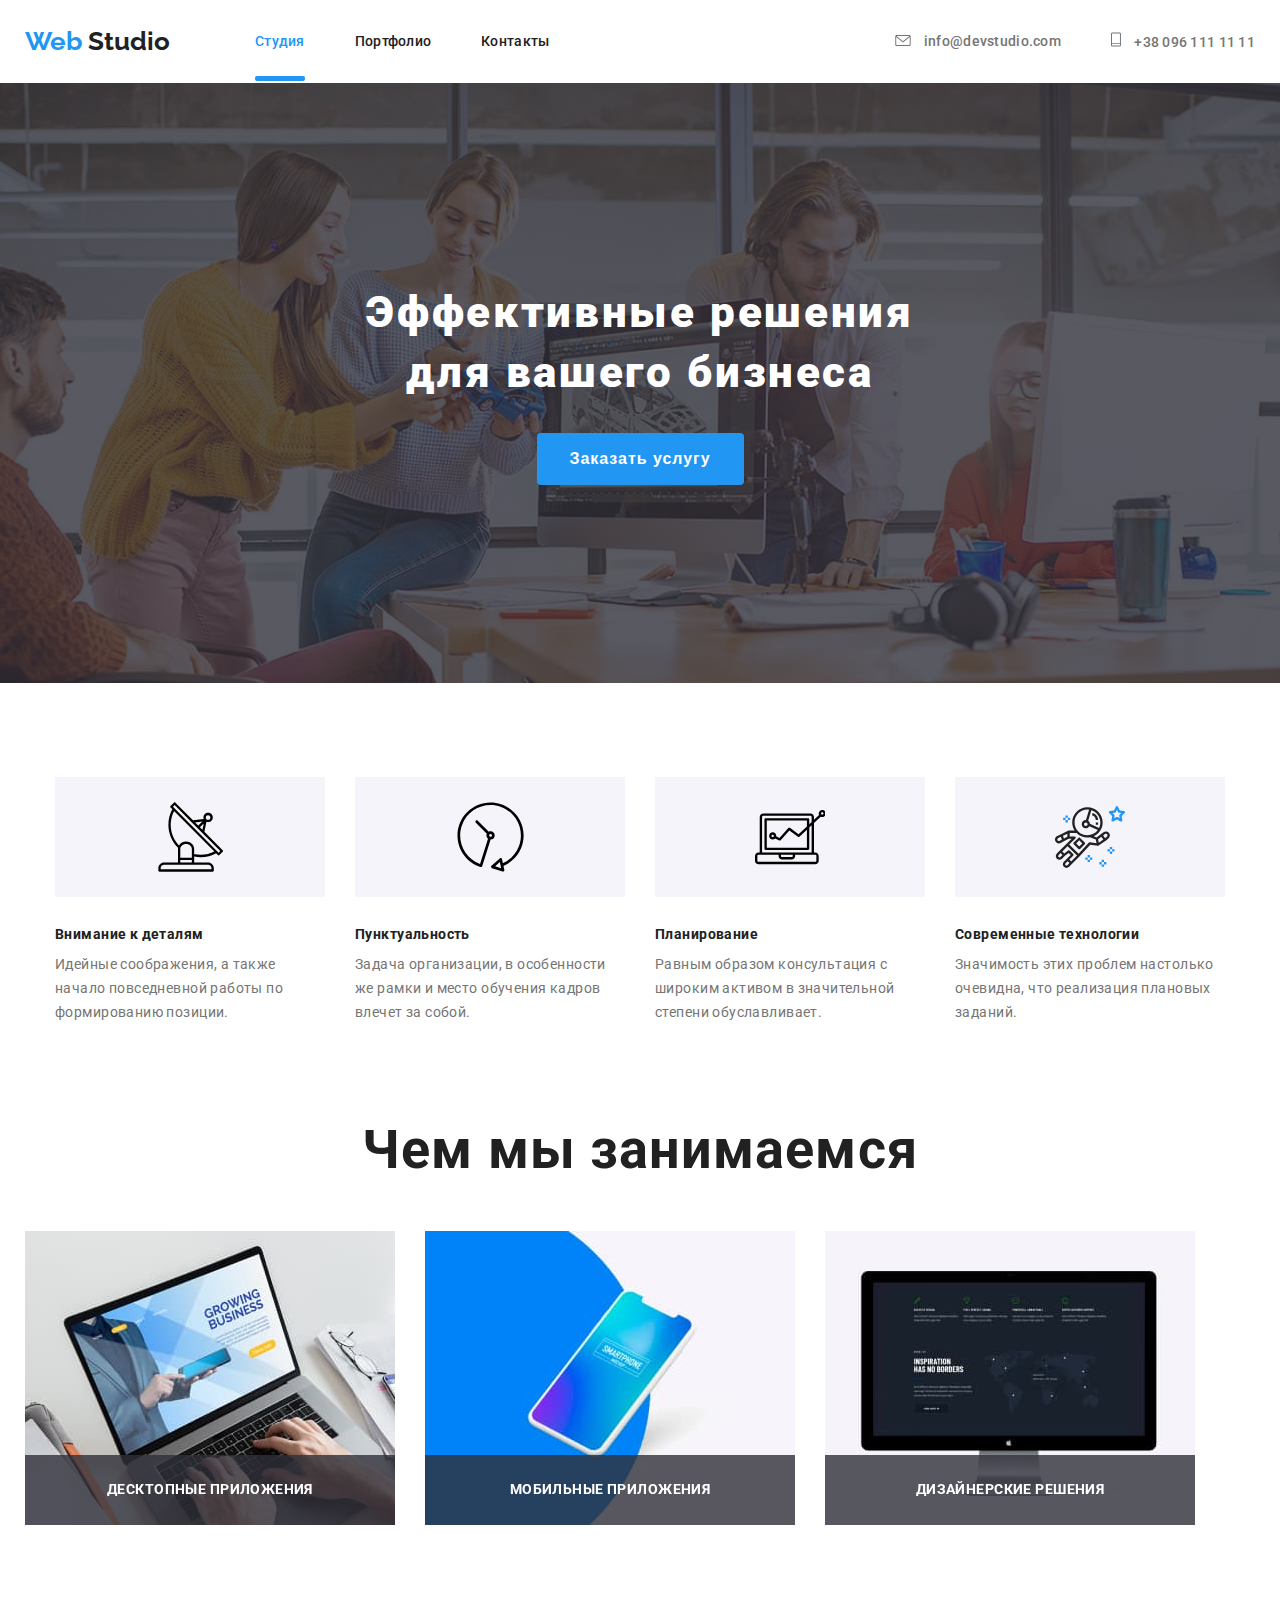
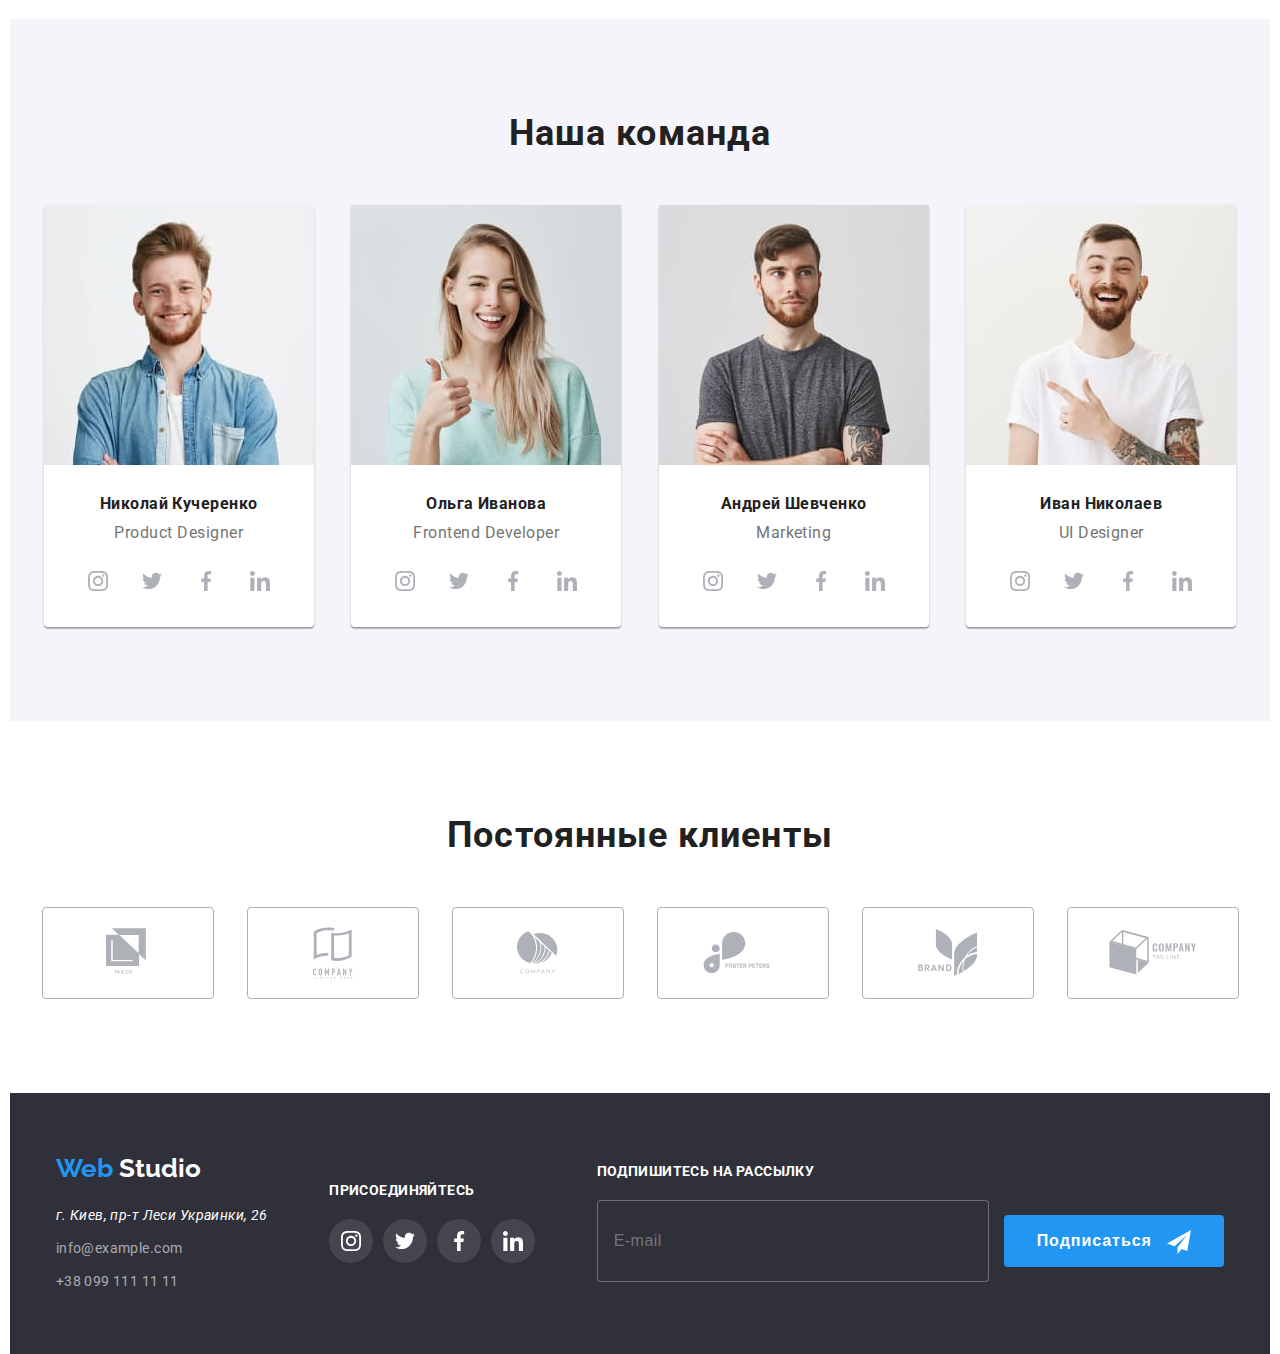
<file: index.html>
<!DOCTYPE html>
<html lang="ru">
  <head>
    <meta charset="UTF-8" />
    <meta http-equiv="X-UA-Compatible" content="IE=edge" />
    <meta name="viewport" content="width=device-width, initial-scale=1.0" />
    <title>Web Studio</title>
    <link
      href="https://fonts.googleapis.com/css2?family=Raleway:wght@700&family=Roboto:wght@400;500;700;900&display=swap"
      rel="stylesheet"
    />
    <link
      rel="stylesheet"
      href="https://cdnjs.cloudflare.com/ajax/libs/modern-normalize/1.1.0/modern-normalize.min.css"
      integrity="sha512-wpPYUAdjBVSE4KJnH1VR1HeZfpl1ub8YT/NKx4PuQ5NmX2tKuGu6U/JRp5y+Y8XG2tV+wKQpNHVUX03MfMFn9Q=="
      crossorigin="anonymous"
      referrerpolicy="no-referrer"
    />
    <link rel="stylesheet" href="./css/styles.css" />
  </head>
  <body>
    <header class="conteiner">
      <nav class="main-nav">
        <a href="./index.html" class="logo">Web <span class="studio">Studio</span></a>

        <ul class="site-nav list">
          <li class="item"><a href="#" class="link current">Студия</a></li>
          <li class="item">
            <a href="./portfolios.html" class="link underline">Портфолио</a>
          </li>
          <li class="item">
            <a href="#" class="link underline">Контакты</a>
          </li>
        </ul>
        <ul class="auth-nav list">
          <li class="item">
            <a class="link" href="info@devstudio.com" >
              <svg class="connection" width="16" height="11">
                <use href="./img/sprite.svg#logo_01"></use>
              </svg>
              info@devstudio.com
            </a>
          </li>
          <li class="item">
            <a class="link" href="+380961111111" >
              <svg class="connection" width="10" height="15">
                <use href="./img/sprite.svg#logo_02"></use>
              </svg>
              +38 096 111 11 11
            </a>
          </li>
        </ul>
      </nav>
    </header>

    <main>
      <div class="overlay">
        <section class="hero">
          <h1 class="hero-title">
            Эффективные решения<br />
            для вашего бизнеса
          </h1>
          <!-- <a href="#" class="button-studio">Заказать услугу</a> -->
          <button class="button-studio" data-modal-open>Заказать услугу</button>
          <div class="backdrop is-hidden" data-modal >
            <div class="modal">
              <form class="form" action="#">
                <h2>Оставьте свои данные, мы вам перезвоним</h2>
                <div class="form-field">
                  
                  <input class="form-input" type="text" name="name" id="name" placeholder=" " autocomplete="on" required>
                <label class="form-label" for="name">Имя</label>
                <svg class="form-svg" width="18px" height="18px"><use href="./img/sprite_2.svg#name"></use></svg>
                </div>
                <div class="form-field">
                  
                  <input class="form-input" type="tel" name="tel" id="tel" placeholder=" " autocomplete="off" required>
                  <label class="form-label" for="tel">Телефон</label>
                  <svg class="form-svg" width="18px" height="18px">
                  <use href="./img/sprite_2.svg#phone"></use></svg>
                </div>
                <div class="form-field">
                 
                  <input class="form-input" type="email" name="mail" id="mail" placeholder=" " autocomplete="on" required>
                   <label class="form-label" for="mail">Почта</label>
                   <svg class="form-svg" width="18px" height="18px">
                  <use href="./img/sprite_2.svg#email"></use></svg>
                </div>
                <div class="form-field">
                  <textarea class="form-textarea " name="coment" id="coment" placeholder="Коментарий" ></textarea>
                </div>
                <div class="form-field">
                  <label class="checkbox-label">
                  <input type="checkbox" name="policy" class="form-checkbox">
                  <span class="checkbox-icon"></span>
                  <span class="checkbox-text">Соглашаюсь с рассылкой и принимаю <a class="checkbox-link" href="https://uk.wikipedia.org/wiki/%D0%92%D1%96%D0%BA%D1%96%D0%BF%D0%B5%D0%B4%D1%96%D1%8F:%D0%9F%D0%BE%D0%BB%D1%96%D1%82%D0%B8%D0%BA%D0%B0_%D0%BA%D0%BE%D0%BD%D1%84%D1%96%D0%B4%D0%B5%D0%BD%D1%86%D1%96%D0%B9%D0%BD%D0%BE%D1%81%D1%82%D1%96"> Условия договора</a></span>
                
                </label>
                </div>
                <button tupe="submit" class="button-modal">Отправить</button>
                <button class="close" type="reset" data-modal-close>
            <svg class="close-svg" width="18px" height="18px">
              <use href="./img/sprite_2.svg#x"></use></svg>
          </button>
              </form>
              <!-- <button data-modal-close>Закрыть</button> -->
            </div>
          </div>
        </section>
      </div>
      <section class="section conteiner">
        <ul class="feature-list">
          <li class="items">
            <div class="items-list">
              <svg width="65" heigth="70">
                <use href="./img/sprite.svg#plate"></use>
              </svg>
            </div>
            <h2 class="section-title">Внимание к деталям</h2>
            <p class="section-text">Идейные соображения, а также начало повседневной работы по формированию позиции.</p>
          </li>
          <li class="items">
            <div class="items-list">
              <svg width="67" height="70">
                <use href="./img/sprite.svg#clock"></use>
              </svg>
            </div>
            <h2 class="section-title">Пунктуальность</h2>
            <p class="section-text">
              Задача организации, в особенности же рамки и место обучения кадров влечет за собой.
            </p>
          </li>
          <li class="items">
            <div class="items-list">
              <svg width="70" heigth="54">
                <use href="./img/sprite.svg#computer"></use>
              </svg>
            </div>
            <h2 class="section-title">Планирование</h2>
            <p class="section-text">
              Равным образом консультация с широким активом в значительной степени обуславливает.
            </p>
          </li>
          <li class="items">
            <div class="items-list">
              <svg width="70" heigth="70">
                <use href="./img/sprite.svg#astronaut"></use>
              </svg>
            </div>
            <h2 class="section-title">Современные технологии</h2>
            <p class="section-text">Значимость этих проблем настолько очевидна, что реализация плановых заданий.</p>
          </li>
        </ul>
      </section>

      <section class="works conteiner">
        <h2 class="line">Чем мы занимаемся</h2>
        <ul class="works-ul">
          <li class="titles">
            <h3 class="works-title">Десктопные приложения</h3>
            <img src="./img/growing_business.jpg" alt="computer" width="370" />
          </li>
          <li class="titles">
            <h3 class="works-title">Мобильные приложения</h3>
            <img src="./img/mobile.jpg" alt="mobile" width="370" />
          </li>
          <li class="titles">
            <h3 class="works-title">Дизайнерские решения</h3>
            <img src="./img/monitor.jpg" alt="monitor" width="370" />
          </li>
        </ul>
      </section>

      <section class="command conteiner">
        <h2 class="command-title">Наша команда</h2>
        <ul class="command-list">
          <li class="people-list">
            <div class="section-box">
              <img class="section-image" src="./img/product_designer.jpg" alt="product_designer" />
              <h3 class="people">Николай Кучеренко</h3>
              <p class="paragraph">Product Designer</p>
              <ul class="social-title">
                <li class="social">
                  <a class="social-link" href="https://www.instagram.com/"
                    ><svg class="badge" width="20" height="20">
                      <use href="./img/sprite.svg#instagram"></use>
                  </svg></a>
                </li>
                <li class="social">
                  <a class="social-link" href="https://www.twitter.com/"
                    ><svg class="badge" width="20" height="20">
                      <use href="./img/sprite.svg#twitter"></use>
                  </svg></a>
                </li>
                <li class="social">
                  <a class="social-link" href="https://uk-ua.facebook.com/"
                    ><svg class="badge" width="20" height="20">
                      <use href="./img/sprite.svg#facebook"></use>
                  </svg></a>
                </li>
                <li class="social">
                  <a class="social-link" href="https://linkedin.com/">
                    <svg class="badge" width="20" height="20">
                    <use href="./img/sprite.svg#linkedin"></use>
                </svg></a>
                </li>
              </ul>
            </div>
          </li>
          <li class="people-list">
            <div class="section-box">
  <img class="section-image" src="./img/frontend_developer.jpg" alt="frontend_developer" />
              <h3 class="people">Ольга Иванова</h3>
              <p class="paragraph">Frontend Developer</p>
              <ul class="social-title">
                <li class="social">
                  <a class="social-link" href="https://www.instagram.com/"
                    ><svg class="badge" width="20" height="20">
                      <use href="./img/sprite.svg#instagram"></use>
                  </svg></a>
                </li>
                <li class="social">
                  <a class="social-link" href="https://www.twitter.com/"
                    ><svg class="badge" width="20" height="20">
                      <use href="./img/sprite.svg#twitter"></use>
                  </svg></a>
                </li>
                <li class="social">
                  <a class="social-link" href="https://uk-ua.facebook.com/"
                    ><svg class="badge" width="20" height="20">
                      <use href="./img/sprite.svg#facebook"></use>
                  </svg></a>
                </li>
                <li class="social">
                  <a class="social-link" href="https://linkedin.com/">
                    <svg class="badge" width="20" height="20">
                    <use href="./img/sprite.svg#linkedin"></use>
                </svg></a>
                </li>
              </ul>
            </div>
          </li>
          <li class="people-list">
            <div class="section-box">
              <img class="section-image" src="./img/marketing.jpg" alt="marketing" />
              <h3 class="people">Андрей Шевченко</h3>
              <p class="paragraph">Marketing</p>
              <ul class="social-title">
                <li class="social">
                  <a class="social-link" href="https://www.instagram.com/"
                    ><svg class="badge" width="20" height="20">
                      <use href="./img/sprite.svg#instagram"></use>
                  </svg></a>
                </li>
                <li class="social">
                  <a class="social-link" href="https://www.twitter.com/"
                    ><svg class="badge" width="20" height="20">
                      <use href="./img/sprite.svg#twitter"></use>
                  </svg></a>
                </li>
                <li class="social">
                  <a class="social-link" href="https://uk-ua.facebook.com/"
                    ><svg class="badge" width="20" height="20">
                      <use href="./img/sprite.svg#facebook"></use>
                  </svg></a>
                </li>
                <li class="social">
                  <a class="social-link" href="https://linkedin.com/">
                    <svg class="badge" width="20" height="20">
                    <use href="./img/sprite.svg#linkedin"></use>
                </svg></a>
                </li>
              </ul>
            </div>
          </li>
          <li class="people-list">
            <div class="section-box">
              <img class="section-image" src="img/designer.jpg" alt="designer" />
              <h3 class="people">Иван Николаев</h3>
              <p class="paragraph">UI Designer</p>
              <ul class="social-title">
                <li class="social">
                  <a class="social-link" href="https://www.instagram.com/"
                    ><svg class="badge" width="20" height="20">
                      <use href="./img/sprite.svg#instagram"></use>
                  </svg></a>
                </li>
                <li class="social">
                  <a class="social-link" href="https://www.twitter.com/"
                    ><svg class="badge" width="20" height="20">
                      <use href="./img/sprite.svg#twitter"></use>
                  </svg></a>
                </li>
                <li class="social">
                  <a class="social-link" href="https://uk-ua.facebook.com/"
                    ><svg class="badge" width="20" height="20">
                      <use href="./img/sprite.svg#facebook"></use>
                  </svg></a>
                </li>
                <li class="social">
                  <a class="social-link" href="https://linkedin.com/">
                    <svg class="badge" width="20" height="20">
                    <use href="./img/sprite.svg#linkedin"></use>
                </svg></a>
                </li>
              </ul>
            </div>
          </li>
        </ul>
      </section>

      <section class="clients-title conteiner">
        <h2 class="clients">Постоянные клиенты</h2>
        <div>
          <ul class="clients-item">
            <li class="company">
              
                <a class="firms-photo" href="#"><svg width="44" height="49">
                  <use href="./img/sprite.svg#logo-1"></use>
                </svg></a>
              
            </li>
            <li class="company">
              
                <a class="firms-photo" href="#"><svg width="40" height="52">
                  <use href="./img/sprite.svg#logo-2"></use>
                </svg></a>
              
            </li>
            <li class="company">
              
                <a class="firms-photo" href="#"
                  ><svg width="41" height="43">
                    <use href="./img/sprite.svg#logo-3"></use>
                  </svg></a>
              
            </li>
            <li class="company">
              
                <a class="firms-photo" href="#"
                  ><svg width="80" height="42">
                    <use href="./img/sprite.svg#logo-4"></use>
                  </svg></a>
              
            </li>
            <li class="company">
              
                <a class="firms-photo" href="#"><svg width="59" height="47">
                  <use href="./img/sprite.svg#logo-5"></use>
                </svg></a>
              
            </li>
            <li class="company">
              
                <a class="firms-photo" href="#"
                  ><svg width="88" height="45">
                    <use href="./img/sprite.svg#logo-6"></use>
                  </svg></a>
              
            </li>
          </ul>
        </div>
      </section>
    </main>

    <footer class="cellar conteiner">
      <div class="contact">
        <a href="./index.html" class="logo">Web <span class="footer-studio">Studio</span></a>

        <address class="adres">
          <a
            href="https://www.google.com.ua/maps/place/%D0%B1%D1%83%D0%BB.+%D0%9B%D0%B5%D1%81%D0%B8+%D0%A3%D0%BA%D1%80%D0%B0%D0%B8%D0%BD%D0%BA%D0%B8,+26,+%D0%9A%D0%B8%D0%B5%D0%B2,+02000/@50.4265841,30.5361971,17z/data=!3m1!4b1!4m5!3m4!1s0x40d4cf0e033ecbe9:0x57a4dffefec77da0!8m2!3d50.4265807!4d30.5383858?hl=ru"
            class="cellar-title"
            >г. Киев, пр-т Леси Украинки, 26</a
          >
        </address>

        <a href="info@example.com" class="cellar-exile">info@example.com</a>

        <a href="+380991111111" class="cellar-exiles">+38 099 111 11 11</a>
      </div>
      <div>
        <p>
          <b>ПРИСОЕДИНЯЙТЕСЬ</b>
        </p>
        <ul class="networks">
          <li>
            <a class="adres-title" href="https://www.instagram.com/">
              <svg class="networks-list" width="20" height="20">
                <use href="./img/sprite.svg#instagram"></use>
            </svg>
          </a>
          </li>
          <li>
            <a class="adres-title" href="https://twitter.com/?lang=ru"><svg class="networks-list" width="20" height="20">
              <use href="./img/sprite.svg#twitter"></use>
          </svg></a>
          </li>
          <li>
            <a class="adres-title" href="https://uk-ua.facebook.com/"><svg class="networks-list" width="20" height="20">
              <use href="./img/sprite.svg#facebook"></use>
          </svg></a>
          </li>
          <li>
            <a class="adres-title" href="https://linkedin.com/"><svg class="networks-list" width="20" height="20">
              <use href="./img/sprite.svg#linkedin"></use>
          </svg></a>
          </li>
        </ul>
      </div>

      <div>
        <ul>
          <li>
            
          </li>
          <li>
            <form action="#">
              <!-- <b>ПОДПИШИТЕСЬ НА РАССЫЛКУ</b> -->
              <label class="footer-imput" for="spam">ПОДПИШИТЕСЬ НА РАССЫЛКУ</label>
              <input class="forma" type="mail" name="spam" id="spam" autocomplete="email" placeholder="E-mail"/>
              <button type="submit" class="button-studio">Подписаться
                <svg class="telegram-icon" width="24px" height="24px">
                  <use href="./img/sprite_2.svg#telega"></use>
                </svg>
              </button>
            </form>
          </li>
        </ul>
      </div>
    </footer>
    <script src="./js/modal.js"></script>
</body>
  </body>
</html>
</file>
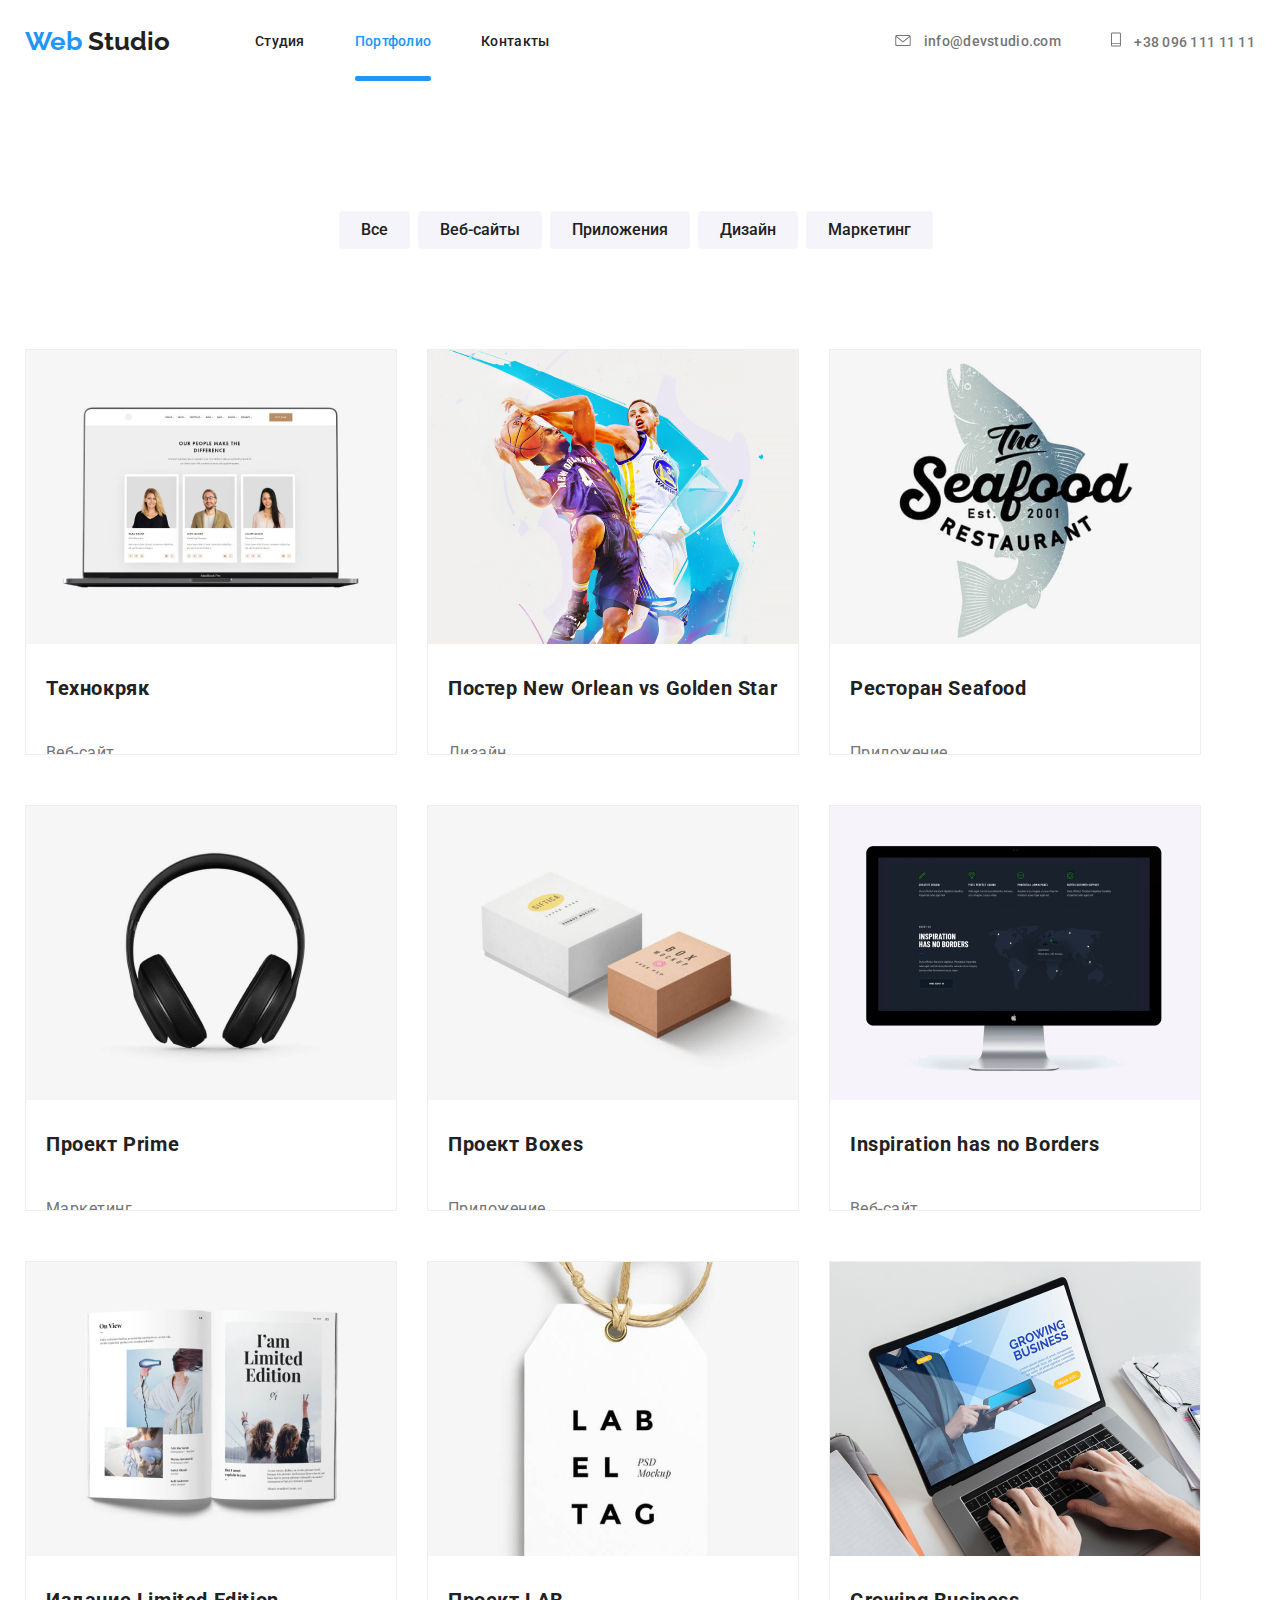
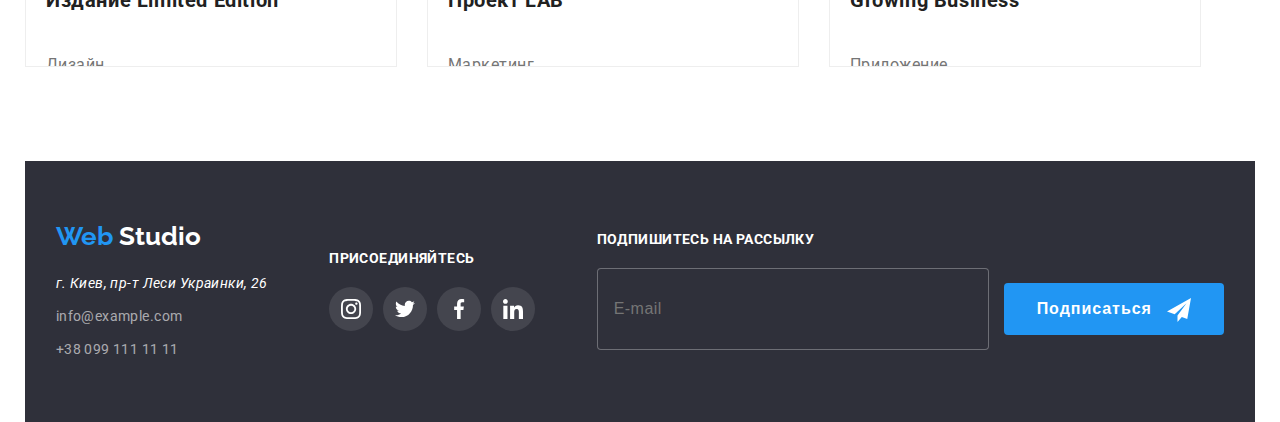
<file: portfolios.html>
<!DOCTYPE html>
<html lang="ru">
  <head>
    <meta charset="UTF-8" />
    <meta http-equiv="X-UA-Compatible" content="IE=edge" />
    <meta name="viewport" content="width=device-width, initial-scale=1.0" />
    <title>Портфолио</title>
    <link
      href="https://fonts.googleapis.com/css2?family=Raleway:wght@700&family=Roboto:wght@400;500;700;900&display=swap"
      rel="stylesheet"
    />
    <link
      rel="stylesheet"
      href="https://cdnjs.cloudflare.com/ajax/libs/modern-normalize/1.1.0/modern-normalize.min.css"
      integrity="sha512-wpPYUAdjBVSE4KJnH1VR1HeZfpl1ub8YT/NKx4PuQ5NmX2tKuGu6U/JRp5y+Y8XG2tV+wKQpNHVUX03MfMFn9Q=="
      crossorigin="anonymous"
      referrerpolicy="no-referrer"
    />
    <link rel="stylesheet" href="./css/styles.css" />
    <link rel="stylesheet" href="./css/styles_portfolios.css" />
  </head>
  <body>
    <div class="conteiner">
      <header>
        <nav class="main-nav">
          <a href="./index.html" class="logo">Web <span class="studio">Studio</span></a>

          <ul class="site-nav list">
            <li class="item"><a href="./index.html" class="link underline">Студия</a></li>
            <li class="item">
              <a href="./portfolios.html" class="link current">Портфолио</a>
            </li>
            <li class="item">
              <a href="#" class="link underline">Контакты</a>
            </li>
          </ul>
          <ul class="auth-nav list">
            <li class="item">
              <a href="info@devstudio.com" class="link">
                <svg class="connection" width="16" height="11">
                  <use href="./img/sprite.svg#logo_01"></use>
                </svg>
                info@devstudio.com
              </a>
            </li>
            <li class="item">
              <a href="+380961111111" class="link"
                ><svg class="connection" width="10" height="15">
                  <use href="./img/sprite.svg#logo_02"></use>
                </svg>
                +38 096 111 11 11
              </a>
            </li>
          </ul>
        </nav>
      </header>
      <main>
        <section>
          <div class="test-conteiner">
            <h1 class="section-text">Страница портфолио</h1>
            <ul class="button">
              <li><button type="button" class="button-list">Все</button></li>
              <li class="button">
                <button type="button" class="button-list">Веб-сайты</button>
              </li>
              <li><button type="button" class="button-list">Приложения</button></li>
              <li><button type="button" class="button-list">Дизайн</button></li>
              <li><button type="button" class="button-list">Маркетинг</button></li>
            </ul>

            <ul class="flex-conteiner">
              <li class="flex-element">
                <a href="#" class="flex-link">
                  <div class="exile">
                    <img src="./portfolios_img/tehno.jpg" alt="страница с изображением людей" />
                    <p class="section-description">
                      Технокряк это современная площадка распространения коронавируса. Компании используют эту платформу
                      для цифрового шпионажа и атак на защищённые сервера конкурентов.
                    </p>
                  </div>

                  <div class="form">
                    <h2 class="section-portfolio">Технокряк</h2>
                    <p class="section-spring">Веб-сайт</p>
                  </div>
                </a>
              </li>
              <li class="flex-element">
                <a href="#" class="flex-link">
                  <div class="exile">
                    <img src="./portfolios_img/new_orlean_golden_star.jpg" alt="игра в баскетбол" />
                    <p class="section-description">
                      Технокряк это современная площадка распространения коронавируса. Компании используют эту платформу
                      для цифрового шпионажа и атак на защищённые сервера конкурентов.
                    </p>
                  </div>
                  <div class="form">
                    <h2 class="section-portfolio">Постер New Orlean vs Golden Star</h2>
                    <p class="section-spring">Дизайн</p>
                  </div>
                </a>
              </li>
              <li class="flex-element">
                <a href="#" class="flex-link">
                  <div class="exile">
                    <img src="./portfolios_img/seafood.jpg" alt="афиша ресторана" />
                    <p class="section-description">
                      Технокряк это современная площадка распространения коронавируса. Компании используют эту платформу
                      для цифрового шпионажа и атак на защищённые сервера конкурентов.
                    </p>
                  </div>
                  <div class="form">
                    <h2 class="section-portfolio">Ресторан Seafood</h2>
                    <p class="section-spring">Приложение</p>
                  </div>
                </a>
              </li>
              <li class="flex-element">
                <a href="#" class="flex-link">
                  <div class="exile">
                    <img src="./portfolios_img/prime.jpg" alt="наушники" />
                    <p class="section-description">
                      Технокряк это современная площадка распространения коронавируса. Компании используют эту платформу
                      для цифрового шпионажа и атак на защищённые сервера конкурентов.
                    </p>
                  </div>
                  <div class="form">
                    <h2 class="section-portfolio">Проект Prime</h2>
                    <p class="section-spring">Маркетинг</p>
                  </div>
                </a>
              </li>
              <li class="flex-element">
                <a href="#" class="flex-link">
                  <div class="exile">
                    <img src="./portfolios_img/boxes.jpg" alt="две коробки" />
                    <p class="section-description">
                      Технокряк это современная площадка распространения коронавируса. Компании используют эту платформу
                      для цифрового шпионажа и атак на защищённые сервера конкурентов.
                    </p>
                  </div>
                  <div class="form">
                    <h2 class="section-portfolio">Проект Boxes</h2>
                    <p class="section-spring">Приложение</p>
                  </div>
                </a>
              </li>
              <li class="flex-element">
                <a href="#" class="flex-link">
                  <div class="exile">
                    <img src="./portfolios_img/inspiration.jpg" alt="сайт на мониторе компьтера" />
                    <p class="section-description">
                      Технокряк это современная площадка распространения коронавируса. Компании используют эту платформу
                      для цифрового шпионажа и атак на защищённые сервера конкурентов.
                    </p>
                  </div>
                  <div class="form">
                    <h2 class="section-portfolio">Inspiration has no Borders</h2>
                    <p class="section-spring">Веб-сайт</p>
                  </div>
                </a>
              </li>
              <li class="flex-element">
                <a href="#" class="flex-link">
                  <div class="exile">
                    <img src="./portfolios_img/limited_edition.jpg" alt="открытый журнал с дизайном" />
                    <p class="section-description">
                      Технокряк это современная площадка распространения коронавируса. Компании используют эту платформу
                      для цифрового шпионажа и атак на защищённые сервера конкурентов.
                    </p>
                  </div>
                  <div class="form">
                    <h2 class="section-portfolio">Издание Limited Edition</h2>
                    <p class="section-spring">Дизайн</p>
                  </div>
                </a>
              </li>
              <li class="flex-element">
                <a href="#" class="flex-link">
                  <div class="exile">
                    <img src="./portfolios_img/lab.jpg" alt="этикетка с названием фирмы" />
                    <p class="section-description">
                      Технокряк это современная площадка распространения коронавируса. Компании используют эту платформу
                      для цифрового шпионажа и атак на защищённые сервера конкурентов.
                    </p>
                  </div>
                  <div class="form">
                    <h2 class="section-portfolio">Проект LAB</h2>
                    <p class="section-spring">Маркетинг</p>
                  </div>
                </a>
              </li>
              <li class="flex-element">
                <a href="#" class="flex-link">
                  <div class="exile">
                    <img src="./portfolios_img/growing_business.jpg" alt="работа за ноутбуком" />
                    <p class="section-description">
                      Технокряк это современная площадка распространения коронавируса. Компании используют эту платформу
                      для цифрового шпионажа и атак на защищённые сервера конкурентов.
                    </p>
                  </div>
                  <div class="form">
                    <h2 class="section-portfolio">Growing Business</h2>
                    <p class="section-spring">Приложение</p>
                  </div>
                </a>
              </li>
            </ul>
          </div>
        </section>
      </main>
      <footer class="cellar">
        <div class="contact">
          <a href="./index.html" class="logo">Web <span class="footer-studio">Studio</span></a>

          <address class="adres">
            <a
              href="https://www.google.com.ua/maps/place/%D0%B1%D1%83%D0%BB.+%D0%9B%D0%B5%D1%81%D0%B8+%D0%A3%D0%BA%D1%80%D0%B0%D0%B8%D0%BD%D0%BA%D0%B8,+26,+%D0%9A%D0%B8%D0%B5%D0%B2,+02000/@50.4265841,30.5361971,17z/data=!3m1!4b1!4m5!3m4!1s0x40d4cf0e033ecbe9:0x57a4dffefec77da0!8m2!3d50.4265807!4d30.5383858?hl=ru"
              class="cellar-title"
              >г. Киев, пр-т Леси Украинки, 26</a
            >
          </address>

          <a href="info@example.com" class="cellar-exile">info@example.com</a>

          <a href="+380991111111" class="cellar-exiles">+38 099 111 11 11</a>
        </div>
        <div>
          <p>
            <b>ПРИСОЕДИНЯЙТЕСЬ</b>
          </p>
          <ul class="networks">
            <li>
              <a class="adres-title" href="https://www.instagram.com/">
                <svg class="networks-list" width="20" height="20">
                  <use href="./img/sprite.svg#instagram"></use></svg
              ></a>
            </li>
            <li>
              <a class="adres-title" href="https://twitter.com/?lang=ru">
                <svg class="networks-list" width="20" height="20">
                  <use href="./img/sprite.svg#twitter"></use></svg
              ></a>
            </li>
            <li>
              <a class="adres-title" href="https://uk-ua.facebook.com/">
                <svg class="networks-list" width="20" height="20">
                  <use href="./img/sprite.svg#facebook"></use></svg
              ></a>
            </li>
            <li>
              <a class="adres-title" href="https://linkedin.com/">
                <svg class="networks-list" width="20" height="20">
                  <use href="./img/sprite.svg#linkedin"></use></svg
              ></a>
            </li>
          </ul>
        </div>
        <form action="#">
          <!-- <b>ПОДПИШИТЕСЬ НА РАССЫЛКУ</b> -->
          <label class="footer-imput" for="spam">ПОДПИШИТЕСЬ НА РАССЫЛКУ</label>
          <input class="forma" type="mail" name="spam" id="spam" autocomplete="email" placeholder="E-mail" />
          <button type="submit" class="button-studio">
            Подписаться
            <svg class="telegram-icon" width="24px" height="24px">
              <use href="./img/sprite_2.svg#telega"></use>
            </svg>
          </button>
        </form>
      </footer>
    </div>
  </body>
</html>
</file>
<file: css/styles.css>
:root {
  --primary-text-color: #757575;
  --title-text-color: #212121;
  --accent-color: #2196f3;
  --primary-bg-color: #ffffff;
}

/* цвет основного текста  #212121 */
/* цвет вторичного текста  #757575 */
/* акцент #2196F3 */
/*вторичный #F5F4FA; */

/* normalize */

ul {
  list-style: none;
  padding: 0;
  margin: 0;
  /* --убрать точки из списка */
}

p {
  user-select: none;
}

h1,
h2,
h3,
h4,
p {
  margin: 0;
  padding: 0;
}

a {
  text-decoration: none;
}

img {
  display: block;
  /* width: 100%; */
  height: auto;
}

body {
  margin: 0;
  background-color: #ffffff;
  color: var(--primary-text-color);
  font-family: Roboto, sans-serif;
  font-size: 14px;
}

/* header */

.logo {
  color: var(--accent-color);
  font-family: 'Raleway';
  /* font-style: normal; */
  font-weight: 700;
  font-size: 26px;
  line-height: 1.19;
}

.studio {
  color: var(--title-text-color);
}

.item .icon {
  display: flex;
  width: 16px;
  height: 11px;
  margin-right: 10px;
}

.item:hover .connection,
.item:focus .connection {
  color: var(--accent-color);
  fill: #2196f3;
}

.item .link {
  display: block;
  position: relative;
  justify-content: center;
  align-items: center;
}

.connection {
  fill: #757575;
  margin-right: 10px;
  margin-left: 0;
  transition-duration: 250ms;
  transition-timing-function: cubic-bezier(0.4, 0, 0.2, 1);
}

.conteiner {
  width: 1230px;
  margin-left: auto;
  margin-right: auto;
  padding-left: 15px;
  padding-right: 15px;
}

.overlay {
  max-width: 1600px;
  height: 600px;
  position: relative;
  margin-left: auto;
  margin-right: auto;
  background-color: #2f303a;
  background-image: linear-gradient(rgba(47, 48, 58, 0.8), rgba(47, 48, 58, 0.8)), url(../img/Header.jpg);
  background-repeat: no-repeat;
  background-position: center;
  background-size: cover;
}

.form {
  width: 528px;
  height: 581px;
  background-color: #ffffff;
  box-shadow: 0px 1px 3px rgba(0, 0, 0, 0.12), 0px 1px 1px rgba(0, 0, 0, 0.14), 0px 2px 1px rgba(0, 0, 0, 0.2);
  border-radius: 4px;

  margin-left: auto;
  margin-right: auto;
  padding: 40px 41px 40px 41px;
}

.form-field {
  position: relative;
}

.form-label {
  position: absolute;
  top: 12px;
  left: 42px;

  transition-duration: 250ms;
  transition-timing-function: cubic-bezier(0.4, 0, 0.2, 1);
}

.form h2 {
  font-style: normal;
  font-weight: 700;
  font-size: 20px;
  letter-spacing: 0.03em;

  color: #212121;

  margin-bottom: 30px;
}

.form-input {
  outline: none;
  cursor: pointer;
  width: 100%;
  height: 40px;
  margin-bottom: 28px;
  padding-left: 42px;

  border: 1px solid rgba(33, 33, 33, 0.2);
  border-radius: 4px;

  transition-duration: 250ms;
  transition-timing-function: cubic-bezier(0.4, 0, 0.2, 1);
}

.form-input:focus {
  border-color: #2196f3;
}

.form-input:focus ~ .form-svg {
  fill: #2196f3;
}

.form-input:focus + .form-label {
  color: #2196f3;
  left: 10px;
  transform: translateY(-190%);
}

.form-input:focus + .form-label,
.form-input:not(:placeholder-shown) + .form-label {
  transform: translateY(-190%);
  left: 10px;
}

.form-textarea {
  outline: none;
  width: 100%;
  min-height: 120px;
  border: 1px solid rgba(33, 33, 33, 0.2);
  border-radius: 4px;
  padding: 12px 16px;
  margin-bottom: 20px;
  resize: none;

  transition-duration: 250ms;
  transition-timing-function: cubic-bezier(0.4, 0, 0.2, 1);
}

.form-textarea:focus {
  border-color: #2196f3;
}

.form-svg {
  position: absolute;
  top: 11px;
  left: 16px;
}

.checkbox-link {
  color: #2196f3;
  text-decoration: underline;
}
.checkbox-text {
  color: #757575;

  font-family: 'Roboto';
  font-style: normal;
  font-weight: 400;
  font-size: 14px;
  line-height: 1.71;
  letter-spacing: 0.03em;
}

.form-checkbox {
  -webkit-appearance: none;
  -moz-appearance: none;
  appearance: none;

  position: absolute;
}

.form-checkbox:checked + .checkbox-icon {
  background-color: #2196f3;
  border-color: #2196f3;
  background-image: url(../img/check.svg);
  background-origin: border-box;
  background-size: contain;

  transition-duration: 250ms;
  transition-timing-function: cubic-bezier(0.4, 0, 0.2, 1);
}

.checkbox-label {
  display: flex;
  align-items: center;
}

.checkbox-icon {
  display: inline-block;
  width: 16px;
  height: 15px;
  border: 2px solid #212121;
  border-radius: 3px;

  margin-right: 8px;

  transition-duration: 250ms;
  transition-timing-function: cubic-bezier(0.4, 0, 0.2, 1);
}

.checkbox-icon:hover {
  border-color: #2196f3;
}

.button-modal {
  width: 200px;
  height: 50px;
  border: none;
  cursor: pointer;

  margin-top: 30px;

  font-family: 'Roboto';
  font-style: normal;
  font-weight: 700;
  font-size: 16px;
  line-height: 1.87;

  color: #ffffff;
  background: #188ce8;

  box-shadow: 0px 4px 4px rgba(0, 0, 0, 0.15);
  border-radius: 4px;
}

.form .close {
  outline: none;
  line-height: 0;
  position: absolute;
  top: 0;
  right: 0;
  -webkit-transform: translate(-8px, 8px);
  transform: translate(-8px, 8px);
  width: 30px;
  height: 30px;
  border-radius: 50%;
  padding: 6px;
  border: none;
  border: 1px solid rgba(0, 0, 0, 0.1);
  background-color: #ffffff;
}

.close-svg {
  background-size: contain;
  width: 11px;
  height: 11px;

  transition-duration: 250ms;
  transition-timing-function: cubic-bezier(0.4, 0, 0.2, 1);
  /* padding: calc((100% - 11px) / 2); */
}

.close:hover,
.close:focus {
  cursor: pointer;
  fill: #188ce8;
}

.link {
  color: var(--title-text-color);
  font-weight: 500;
  font-size: 14px;
  line-height: 1.14;
  letter-spacing: 0.02em;
  padding-top: 32px;
  padding-bottom: 32px;
  transition-duration: 250ms;
  transition-timing-function: cubic-bezier(0.4, 0, 0.2, 1);
}

.current:after {
  content: '';
  display: block;
  position: absolute;
  bottom: 0;
  border-radius: 2px;
  width: 100%;
  height: 5px;
  background-color: #2196f3;
  transition-duration: 250ms;
  transition-timing-function: cubic-bezier(0.4, 0, 0.2, 1);
}

.underline:after {
  content: '';
  display: block;
  position: absolute;
  bottom: 0;
  border-radius: 2px;
  width: 0%;
  height: 5px;
  background-color: #2196f3;
  transition-duration: 250ms;
  transition-timing-function: cubic-bezier(0.4, 0, 0.2, 1);

  transform: scaleX(0);
  opacity: 0;
}

.underline:hover:after {
  transform: scaleY(1);
  opacity: 1;
  width: 100%;
}

.main-nav {
  display: flex;
  align-items: center;
}

/* sita-nav */

.site-nav {
  display: flex;
  margin-left: 85px;
}

.site-nav .item + .item {
  margin-left: 50px;
}

.site-nav .link:hover,
.site-nav .link:focus {
  color: var(--accent-color);
}

.site-nav .link.current {
  color: var(--accent-color);
}

.auth-nav {
  display: flex;
  align-items: center;
  margin-left: auto;
}

.auth-nav .item + .item {
  margin-left: 50px;
}

.auth-nav .link {
  color: var(--primary-text-color);
}

.auth-nav .link:hover,
.auth-nav .link:focus {
  color: var(--accent-color);
}

/* hero  */
.hero .hero-title {
  margin-top: 0;
  margin-bottom: 30px;
  color: #ffffff;
  font-weight: 900;
  font-size: 44px;
  line-height: 1.36;
  letter-spacing: 0.06em;
  margin-top: 0;
  margin-bottom: 30px;
}

.hero {
  text-align: center;
  padding-top: 200px;
  padding-bottom: 200px;
}

/* button */

.button-studio {
  padding: 10px 32px;
  border-radius: 4px;
  border: 1px solid transparent;
  text-align: center;

  color: #ffffff;
  background-color: var(--accent-color);

  font-weight: 700;
  font-size: 16px;
  line-height: 1.87;
  letter-spacing: 00.06em;
  display: inline-block;
  border-color: transparent;
  cursor: pointer;
}

.backdrop {
  position: fixed;
  top: 0;
  left: 0;
  width: 100%;
  height: 100%;
  padding-left: 15px;
  padding-right: 15px;
  padding-top: 93px;
  padding-bottom: 93px;
  background-color: rgba(0, 0, 0, 0.2);
  overflow-y: scroll;
}

.modal {
  position: absolute;
  top: 50%;
  left: 50%;
  transform: translate(-50%, -50%);
  min-width: 300px;
  min-height: 200px;
  background-color: #ffffff;
  border: 1px solid rgba(33, 33, 33, 0.2);
  border-radius: 4px;
}

.backdrop.is-hidden {
  opacity: 0;
  pointer-events: none;
}

.section {
  padding-top: 94px;
  padding-bottom: 94px;
}

.feature-list {
  display: flex;
  flex-wrap: nowrap;
  justify-content: center;
}

.items-list {
  display: flex;
  width: 270px;
  height: 120px;
  background-color: #f5f4fa;
  justify-content: center;
  align-items: center;
}

.feature-list .items {
  width: 270px;
}

.feature-list .items + .items {
  margin-left: 30px;
}

.section-title {
  color: var(--title-text-color);
  font-weight: 700;
  font-size: 14px;
  line-height: 1.14;
  letter-spacing: 0.03em;

  margin-top: 30px;
  margin-bottom: 0;
}

.section-text {
  font-style: normal;
  font-weight: 400;
  font-size: 14px;
  line-height: 1.71;
  letter-spacing: 0.03em;

  color: #757575;

  margin-top: 10px;
  margin-bottom: 0;
}

.frame {
  display: flex;

  justify-content: center;
  align-items: center;

  background-color: #f5f4fa;
  width: 270px;
  height: 120px;
  border-radius: 4px;
}

.icon-block {
  width: 65px;
}

.works {
  color: var(--title-text-color);
  font-weight: 700;
  font-size: 36px;
  line-height: 1.16;
  letter-spacing: 0.03em;
  text-align: center;

  padding-bottom: 94px;
}

.works-ul {
  display: flex;
  flex-wrap: wrap;
}

.works-ul .titles + .titles {
  margin-left: 30px;
}

.line {
  margin-bottom: 50px;
}

h2 {
  margin-top: 0;
  margin-bottom: 0;
}

.works-title {
  color: #ffffff;
  position: absolute;

  padding-top: 27px;
  padding-bottom: 27px;
  bottom: 0;
  left: 0;
  right: 0;

  background-color: rgba(47, 48, 58, 0.8);

  font-weight: 700;
  font-size: 14px;
  line-height: 1.14;
  letter-spacing: 0.03em;
  text-align: center;
  text-transform: uppercase;
}

.titles {
  position: relative;
}

.command {
  padding-top: 94px;
  padding-bottom: 94px;
  background-color: #f5f4fa;
}

.people {
  margin-top: 30px;
  margin-bottom: 0;
}

.command-list {
  display: flex;
  justify-content: space-around;
}

.command-list .people-list {
  width: 270px;
}

.command-title {
  color: var(--title-text-color);
  font-weight: 700;
  font-size: 36px;
  line-height: 1.16;
  letter-spacing: 0.03em;
  text-align: center;
  margin-top: 0;
  margin-bottom: 50px;
}

.social-title {
  display: flex;
  margin-top: 16px;
  margin-bottom: 0;
  color: #afb1b8;
  justify-content: center;
}

.social:not(:last-child) {
  margin-right: 10px;
  margin-left: 0;
}

.social-link {
  display: flex;
  justify-content: center;
  align-items: center;
  width: 44px;
  height: 44px;
  border-radius: 50%;
  fill: #afb1b8;

  transition-property: background-color, fill;
  transition-duration: 250ms;
  transition-timing-function: cubic-bezier(0.4, 0, 0.2, 1);
}

.social-link:hover,
.social-link:focus {
  fill: #ffffff;

  background-color: #2196f3;
}

h3 {
  color: var(--title-text-color);
  font-family: Roboto;
  font-weight: 700;
  font-size: 16px;
  line-height: 1.18;
  letter-spacing: 0.03em;
  text-align: center;
}

.paragraph {
  font-weight: 400;
  font-size: 16px;
  line-height: 1.18;
  letter-spacing: 0.03em;
  text-align: center;
  margin-top: 0;
  margin-bottom: 0;
}

.clients-item {
  display: flex;
  flex-wrap: wrap;
}

.section-box {
  background-color: #fff;
  align-items: center;
  justify-content: center;
  width: 270px;
  height: 422px;
  border-radius: 4px;
  box-shadow: 0px 1px 3px rgba(0, 0, 0, 0.12), 0px 1px 1px rgba(0, 0, 0, 0.14), 0px 2px 1px rgba(0, 0, 0, 0.2);
}

.section-image {
  width: 270px;
  height: 260px;
}

.people {
  margin-top: 30px;
  margin-bottom: 10px;
  text-align: center;
}

.clients-item {
  justify-content: space-around;
}

.firms-photo {
  display: flex;
  align-items: center;
  justify-content: center;
  fill: #afb1b8;
  width: 170px;
  height: 90px;
  border: 1px solid #afb1b8;
  border-radius: 4px;
  transition-property: border-color, fill;
  transition-duration: 250ms;
  transition-timing-function: cubic-bezier(0.4, 0, 0.2, 1);
}

.company:hover .firms-photo,
.company:focus .firms-photo {
  fill: #2196f3;
  border-color: #2196f3;
}

.clients-item .logos + .logos {
  margin-left: 30px;
}

.clients-title {
  padding-top: 94px;
  padding-bottom: 94px;
}

.clients {
  color: var(--title-text-color);
  font-weight: 700;
  font-size: 36px;
  line-height: 1.16;
  letter-spacing: 0.03em;
  text-align: center;
  margin-top: 0;
  margin-bottom: 50px;
}

.cellar-title {
  color: var(--primary-bg-color);
  font-weight: 400;
  font-size: 14px;
  line-height: 1.71;
  letter-spacing: 0.03em;
}

.cellar-exile {
  color: rgba(255, 255, 255, 0.6);
  font-weight: 400;
  font-size: 14px;
  line-height: 1.71;
  letter-spacing: 0.03em;
  margin-top: 9px;
  margin-bottom: 0;
}

.cellar-exiles {
  color: rgba(255, 255, 255, 0.6);
  font-weight: 400;
  font-size: 14px;
  line-height: 1.71;
  letter-spacing: 0.03em;
  margin-top: 9px;
  margin-bottom: 0;
}

.adres {
  margin-top: 20px;
  margin-bottom: 0;
}

.cellar-mail {
  color: rgba(255, 255, 255, 0.6);
  font-weight: 400;
  font-size: 16px;
  line-height: 1.25;
  letter-spacing: 0.03em;
}

b {
  display: block;
  color: var(--primary-bg-color);

  margin-bottom: 20px;

  font-weight: 700;
  font-size: 14px;
  line-height: 1.14;
  letter-spacing: 0.03em;
}

.footer-imput {
  display: block;
  color: var(--primary-bg-color);

  margin-bottom: 20px;

  font-weight: 700;
  font-size: 14px;
  line-height: 1.14;
  letter-spacing: 0.03em;
}

.telegram-icon {
  vertical-align: middle;

  margin-left: 10px;
}

.forma {
  width: 358px;
  height: 50px;

  margin-right: 12px;

  color: rgba(255, 255, 255, 0.9);
  background-color: #2f303a;

  font-weight: 400;
  font-size: 16px;
  line-height: 1.25;
  letter-spacing: 0.03em;

  padding: 15px 16px 15px 16px;

  border: 1px solid rgba(255, 255, 255, 0.3);
  border-radius: 4px;
}

.footer-studio {
  color: #ffffff;
}

.cellar {
  display: flex;
  justify-content: space-around;
  align-items: center;
  padding-top: 60px;
  padding-bottom: 60px;
  background-color: #2f303a;
}

.contact {
  display: flex;
  flex-direction: column;
}

.networks {
  display: flex;
  margin-top: 20px;
  margin-bottom: 0;
}

.networks li:not(:last-child) {
  margin-right: 10px;
}
.networks li:hover {
  color: var(--accent-color);
}

.networks li {
  width: 44px;
  height: 44px;
}

.command-list img {
  width: 100%;
}

.adres-title {
  display: flex;
  justify-content: center;
  align-items: center;
  padding: 0;
  width: 44px;
  height: 44px;
  border-radius: 50%;
  background-color: rgba(255, 255, 255, 0.1);
  transition-property: background-color, fill;
  transition-duration: 250ms;
  transition-timing-function: cubic-bezier(0.4, 0, 0.2, 1);
}

.networks-list {
  fill: #fff;
}

.adres-title:hover,
.adres-title:focus {
  background-color: #2196f3;
}
</file>
<file: css/styles_portfolios.css>
.tex-conteiner {
  display: flex;
  flex-wrap: wrap;
  padding-left: 15px;
  padding-right: 15px;
  margin-left: auto;
  margin-right: auto;
}

.section-text {
  visibility: hidden;
}

.flex-conteiner {
  margin-top: 50px;
  margin-bottom: 0;
}

.button {
  display: flex;
  justify-content: center;
  text-align: center;
}

.button-list {
  color: var(--title-text-color);
  font-family: inherit;
  font-weight: 500;
  font-size: 16px;
  line-height: 1.62;
  cursor: pointer;

  border: none;
  padding: 6px 22px 6px 22px;
  margin-right: 8px;
  background-color: #f5f4fa;
  border-radius: 4px;
  height: 38px;

  transition-duration: 250ms;
  transition-timing-function: cubic-bezier(0.4, 0, 0.2, 1);
}

.button-list:hover,
.button-list:focus {
  color: #ffffff;
  background-color: #2196f3;
}

.button-list:first-child {
  margin-left: 0;
}

.test-conteiner {
  padding-top: 94px;
  padding-bottom: 94px;
}

.flex-conteiner {
  display: flex;
  flex-wrap: wrap;
}

.flex-element {
  position: relative;

  width: 370px;
  height: 404px;
  margin-right: 30px;
  margin-top: 50px;

  overflow: hidden;

  border: 1px solid #eeeeee;
  cursor: pointer;

  transition-property: box-shadow;
  transition-duration: 250ms;
  transition-timing-function: cubic-bezier(0.4, 0, 0.2, 1);
}

.flex-element:nth-child(3n) {
  margin-right: 0;
}

.flex-element:hover,
.flex-element:focus {
  box-shadow: 0px 1px 1px rgba(0, 0, 0, 0.12), 0px 4px 4px rgba(0, 0, 0, 0.06), 1px 4px 6px rgba(0, 0, 0, 0.16);
}

/* .flex-element:nth-last-child(-n + 3) {
    margin-bottom: 94px;
  } */

.section-spring {
  color: var(--primary-text-color);
  font-weight: 400;
  font-size: 16px;
  line-height: 1.87;
  letter-spacing: 0.03em;
  text-align: left;
}

.form {
  width: 370px;
  height: 110px;
  padding: 24px 20px;
}

/* .exile {
  display: flex;
  position: relative;
  justify-content: center;
  align-items: center;
  overflow: hidden;
} */

/* .flex-link::after {
  display: inline-block;
  content: '';
  position: absolute;
  width: 100%;
  height: 100%;
  transform: translateY(10%);
}

.flex-link .exile:hover::after {
  display: block;
  content: '';
  transition-duration: 250ms;
  transition-timing-function: cubic-bezier(0.4, 0, 0.2, 1);
  opacity: 1;
}

.flex-link:hover .exile::after {
  transform: translateY(100%);
  opacity: 1;
} */

.exile {
  position: relative;
  overflow: hidden;
}

.exile::after {
  content: '';
  position: absolute;
  background-color: #2196f3;
  top: 0;
  left: 0;
  width: 100%;
  height: 100%;
  opacity: 0;
  transform: translateY(100%);

  transition-property: transform, opacity;
  transition-duration: 250ms;
  transition-timing-function: cubic-bezier(0.4, 0, 0.2, 1);
}

.flex-link:hover .exile::after {
  content: '';
  transform: translateY(0);
  /* transition-duration: 2500ms;
  transition-timing-function: cubic-bezier(0.4, 0, 0.2, 1); */
  opacity: 1;
}

.section-description {
  display: flex;
  align-items: center;
  top: 0;
  position: absolute;
  opacity: 0;

  padding: 0px 24px;
  width: 100%;
  height: 100%;

  z-index: 1;

  font-weight: 400;
  font-size: 18px;
  line-height: 1.55;
  letter-spacing: 0.03em;
  color: #ffffff;
}

.flex-link:hover .section-description,
.flex-link:focus .section-description {
  transition-duration: 250ms;
  transition-timing-function: cubic-bezier(0.4, 0, 0.2, 1);
  opacity: 1;
}

.section-portfolio {
  color: var(--title-text-color);
  font-weight: 700;
  font-size: 18px;
  line-height: 2;
  letter-spacing: 0.06em;
  text-align: left;
}
</file>
